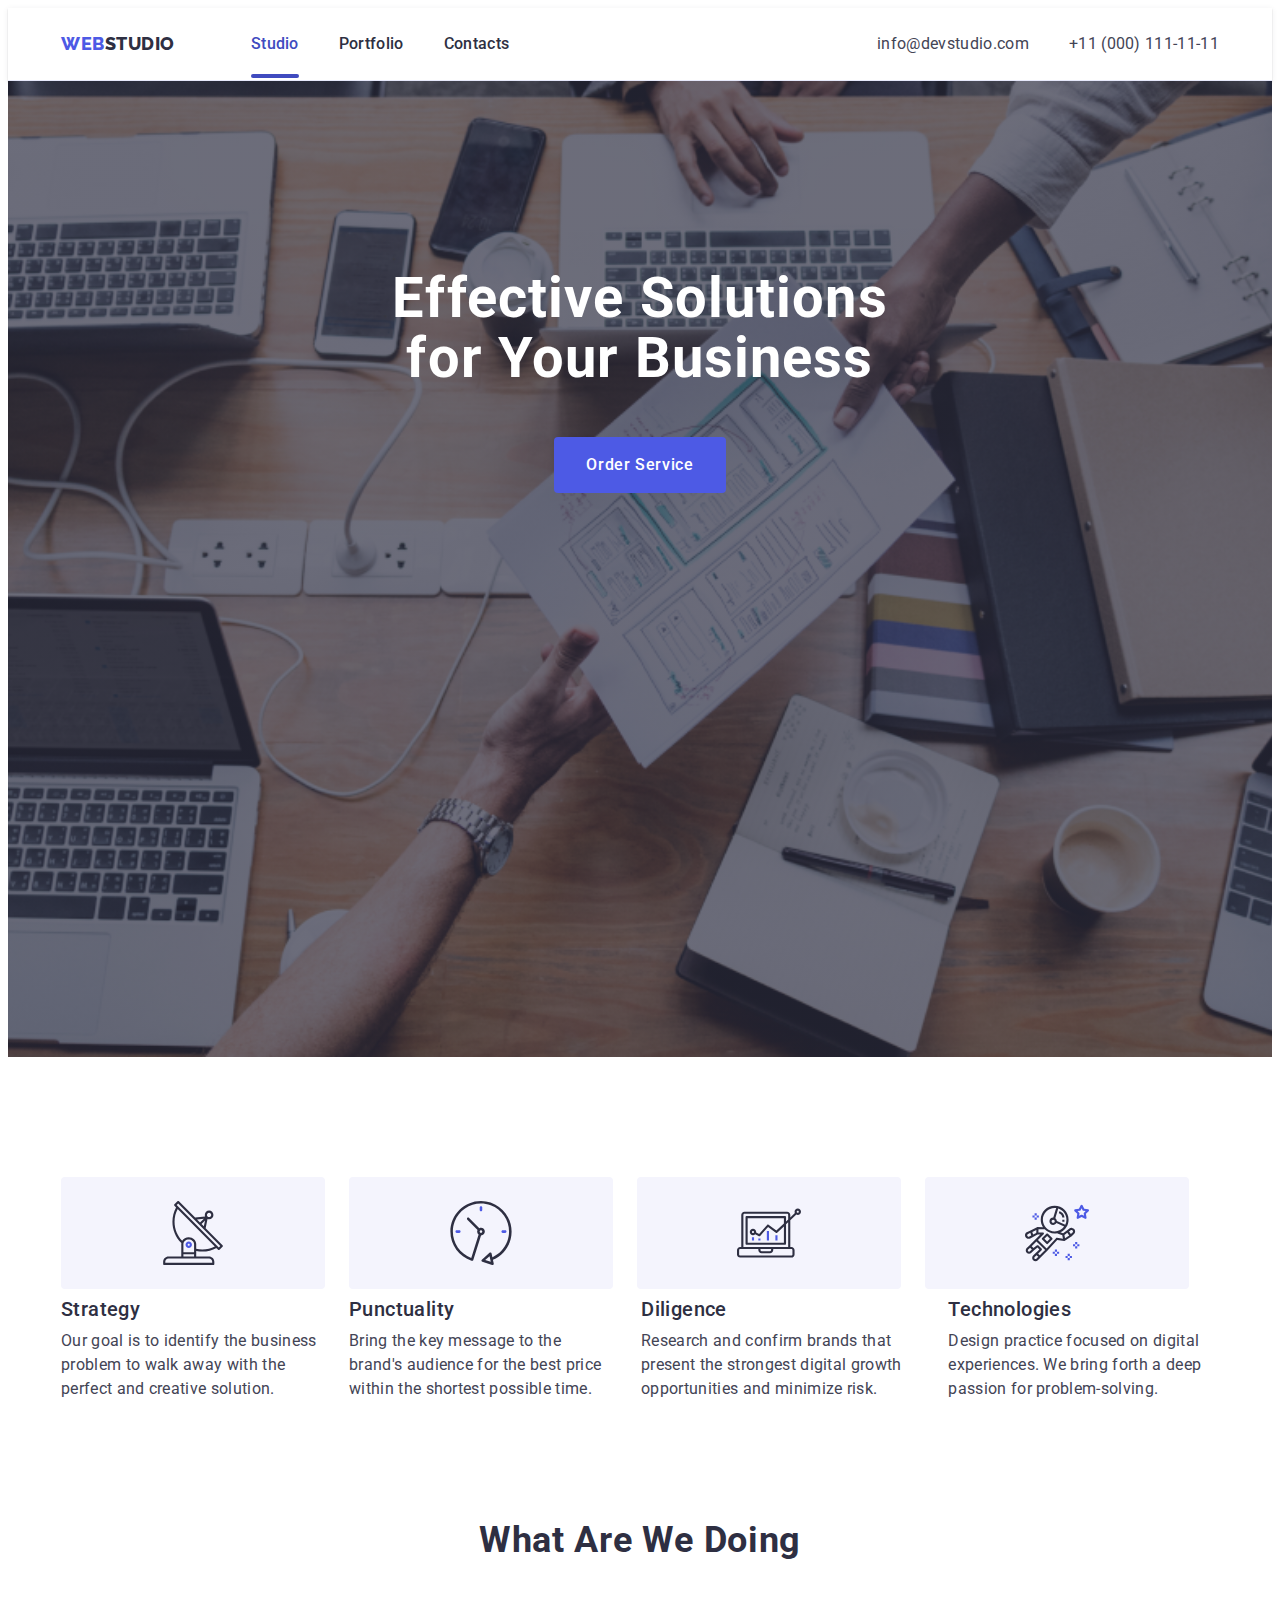
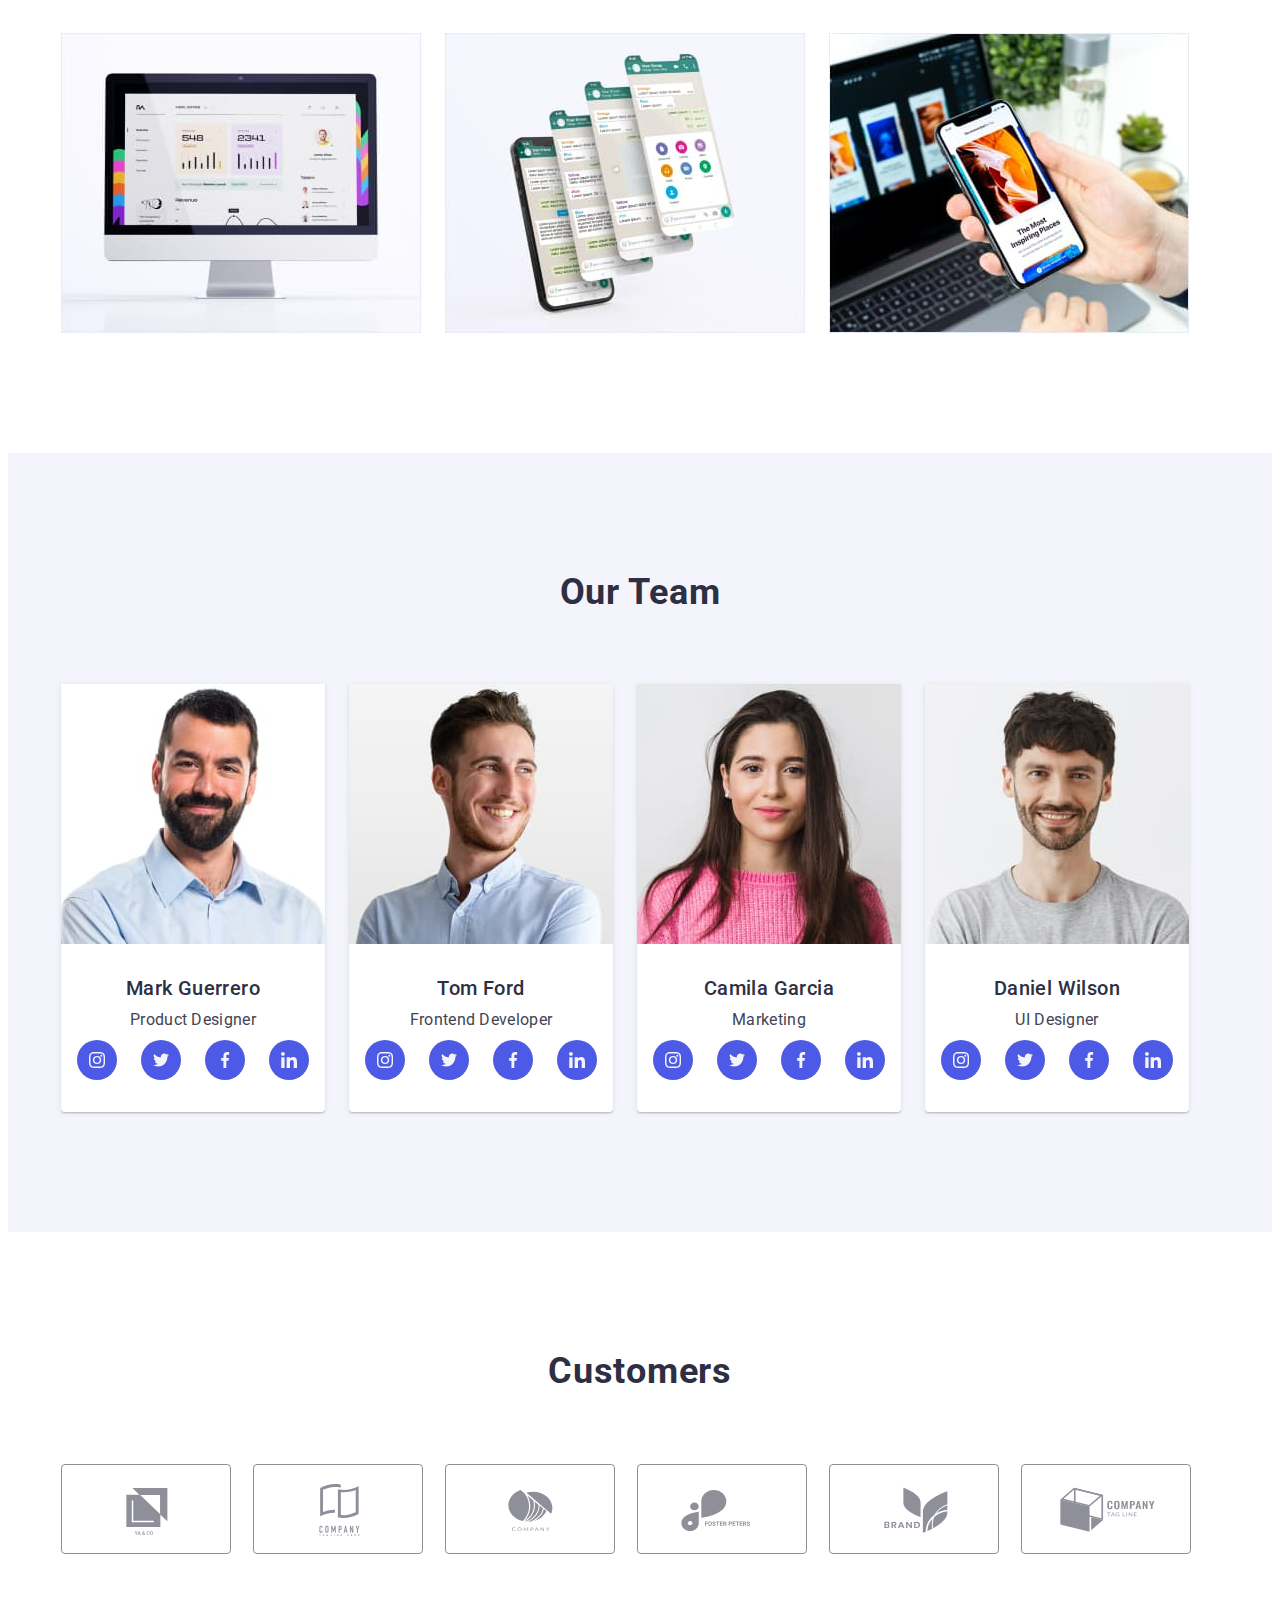
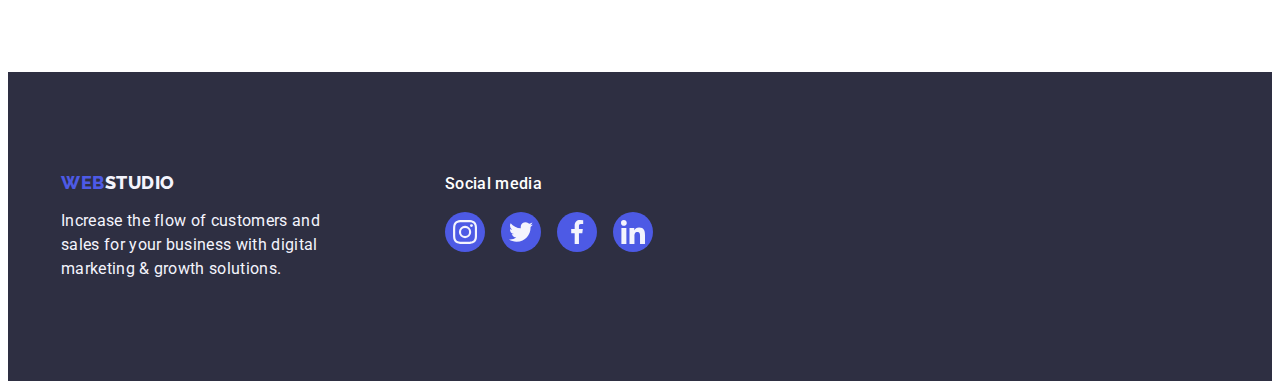
<file: index.html>
<!DOCTYPE html>
<html lang="en">
  <head>
    <meta charset="UTF-8" />
    <meta http-equiv="X-UA-Compatible" content="IE=edge" />
    <meta name="viewport" content="width=device-width, initial-scale=1.0" />
    <title>WebStudio</title>
    <link rel="preconnect" href="https://fonts.googleapis.com" />
    <link rel="preconnect" href="https://fonts.gstatic.com" crossorigin />
    <link
      rel="stylesheet"
      href="https://cdnjs.cloudflare.com/ajax/libs/modern-normalize/1.1.0/modern-normalize.min.css"
      integrity="sha512-wpPYUAdjBVSE4KJnH1VR1HeZfpl1ub8YT/NKx4PuQ5NmX2tKuGu6U/JRp5y+Y8XG2tV+wKQpNHVUX03MfMFn9Q=="
      crossorigin="anonymous"
      referrerpolicy="no-referrer"
    />
    <link
      href="https://fonts.googleapis.com/css2?family=Raleway:wght@800&family=Roboto:wght@400;500;700;900&display=swap"
      rel="stylesheet"
    />
    <link rel="stylesheet" href="./css/styles.css" />
  </head>
  <body>
    <header class="header-box">
      <div class="header-container container">
        <nav class="navigation">
          <a href="./index.html" class="header-logo link"
            >web<span class="span-logo">Studio</span></a
          >
          <ul class="head-list list">
            <li>
              <a class="link-nav link current" href="./index.html">Studio</a>
            </li>
            <li>
              <a class="link-nav link" href="./portfolio.html">Portfolio</a>
            </li>
            <li><a class="link-nav link" href="">Contacts</a></li>
          </ul>
        </nav>
        <address class="address">
          <ul class="address-item list">
            <li>
              <a class="address link" href="mailto:info@devstudio.com"
                >info@devstudio.com</a
              >
            </li>
            <li>
              <a class="address link" href="tel:+110001111111"
                >+11 (000) 111-11-11</a
              >
            </li>
          </ul>
        </address>
      </div>
    </header>
    <main>
      <section class="home-page">
        <div class="container">
          <h1 class="hp-top-text">Effective Solutions for Your Business</h1>
          <button class="hp-button" data-modal-open type="button">
            Order Service
          </button>
        </div>
      </section>
      <section class="sencond-section">
        <div class="container">
          <h2 class="visibility-hidden">achievements</h2>

          <ul class="list list-icon">
            <li class="about-icon">
              <div class="icon-container">
                <svg width="64" height="64">
                  <use href="./images/symbol-defs.svg#icon-img-top-text1"></use>
                </svg>
              </div>
            </li>
            <li class="about-icon">
              <div class="icon-container">
                <svg width="64" height="64">
                  <use href="./images/symbol-defs.svg#icon-img-top-text2"></use>
                </svg>
              </div>
            </li>
            <li class="about-icon">
              <div class="icon-container">
                <svg width="64" height="64">
                  <use href="./images/symbol-defs.svg#icon-img-top-text3"></use>
                </svg>
              </div>
            </li>
            <li class="about-icon">
              <div class="icon-container">
                <svg width="64" height="64">
                  <use href="./images/symbol-defs.svg#icon-img-top-text4"></use>
                </svg>
              </div>
            </li>
          </ul>

          <ul class="team-info list">
            <li class="test">
              <h3 class="about-top-text">Strategy</h3>
              <p class="about-low-text">
                Our goal is to identify the business problem to walk away with
                the perfect and creative solution.
              </p>
            </li>
            <li class="test">
              <h3 class="about-top-text">Punctuality</h3>
              <p class="about-low-text">
                Bring the key message to the brand's audience for the best price
                within the shortest possible time.
              </p>
            </li>
            <li class="test">
              <h3 class="about-top-text">Diligence</h3>
              <p class="about-low-text">
                Research and confirm brands that present the strongest digital
                growth opportunities and minimize risk.
              </p>
            </li>
            <li class="test">
              <h3 class="about-top-text">Technologies</h3>
              <p class="about-low-text">
                Design practice focused on digital experiences. We bring forth a
                deep passion for problem-solving.
              </p>
            </li>
          </ul>
        </div>
      </section>
      <section class="section-third">
        <div class="container">
          <h2 class="team-text">What are we doing</h2>

          <ul class="team-info list">
            <li class="test">
              <img
                class="img"
                src="./images/gallery1.jpg"
                alt="gallary photo"
                width="360"
                height="300"
              />
            </li>
            <li class="test">
              <img
                class="img"
                src="./images/gallery2.jpg"
                alt="gallary photo"
                width="360"
                height="300"
              />
            </li>
            <li class="test">
              <img
                class="img"
                src="./images/gallery3.jpg"
                alt="gallary photo"
                width="360"
                height="300"
              />
            </li>
          </ul>
        </div>
      </section>
      <section class="team">
        <div class="container">
          <h2 class="team-text">Our Team</h2>

          <ul class="team-info list">
            <li class="team-list">
              <img
                src="./images/teamphoto1.jpg"
                alt="team photo"
                width="264"
                height="260"
              />
              <div class="team-box">
                <h3 class="team-top-text">Mark Guerrero</h3>
                <p class="team-low-text">Product Designer</p>
                <ul class="team-soc-list list">
                  <li class="team-soc-item">
                    <a class="team-soc-link" href>
                      <svg class="team-soc-icon" width="16" height="16">
                        <use href="./images/icons.svg#icon-instagram"></use>
                      </svg>
                    </a>
                  </li>
                  <li class="team-soc-item">
                    <a class="team-soc-link" href="">
                      <svg class="team-soc-icon" width="16" height="16">
                        <use href="./images/icons.svg#icon-twitter"></use>
                      </svg>
                    </a>
                  </li>
                  <li class="team-soc-item">
                    <a class="team-soc-link" href="">
                      <svg class="team-soc-icon" width="16" height="16">
                        <use href="./images/icons.svg#icon-facebook"></use>
                      </svg>
                    </a>
                  </li>
                  <li class="team-soc-item">
                    <a class="team-soc-link" href="">
                      <svg class="team-soc-icon" width="16" height="16">
                        <use href="./images/icons.svg#icon-linkedin"></use>
                      </svg>
                    </a>
                  </li>
                </ul>
              </div>
            </li>
            <li class="team-list">
              <img
                src="./images/teamphoto2.jpg"
                alt="team photo"
                width="264"
                height="260"
              />
              <div class="team-box">
                <h3 class="team-top-text">Tom Ford</h3>
                <p class="team-low-text">Frontend Developer</p>
                <ul class="team-soc-list list">
                  <li class="team-soc-item">
                    <a class="team-soc-link" href>
                      <svg class="team-soc-icon" width="16" height="16">
                        <use href="./images/icons.svg#icon-instagram"></use>
                      </svg>
                    </a>
                  </li>
                  <li class="team-soc-item">
                    <a class="team-soc-link" href="">
                      <svg class="team-soc-icon" width="16" height="16">
                        <use href="./images/icons.svg#icon-twitter"></use>
                      </svg>
                    </a>
                  </li>
                  <li class="team-soc-item">
                    <a class="team-soc-link" href="">
                      <svg class="team-soc-icon" width="16" height="16">
                        <use href="./images/icons.svg#icon-facebook"></use>
                      </svg>
                    </a>
                  </li>
                  <li class="team-soc-item">
                    <a class="team-soc-link" href="">
                      <svg class="team-soc-icon" width="16" height="16">
                        <use href="./images/icons.svg#icon-linkedin"></use>
                      </svg>
                    </a>
                  </li>
                </ul>
              </div>
            </li>
            <li class="team-list">
              <img
                src="./images/teamphoto3.jpg"
                alt="team photo"
                width="264"
                height="260"
              />
              <div class="team-box">
                <h3 class="team-top-text">Camila Garcia</h3>
                <p class="team-low-text">Marketing</p>
                <ul class="team-soc-list list">
                  <li class="team-soc-item">
                    <a class="team-soc-link" href>
                      <svg class="team-soc-icon" width="16" height="16">
                        <use href="./images/icons.svg#icon-instagram"></use>
                      </svg>
                    </a>
                  </li>
                  <li class="team-soc-item">
                    <a class="team-soc-link" href="">
                      <svg class="team-soc-icon" width="16" height="16">
                        <use href="./images/icons.svg#icon-twitter"></use>
                      </svg>
                    </a>
                  </li>
                  <li class="team-soc-item">
                    <a class="team-soc-link" href="">
                      <svg class="team-soc-icon" width="16" height="16">
                        <use href="./images/icons.svg#icon-facebook"></use>
                      </svg>
                    </a>
                  </li>
                  <li class="team-soc-item">
                    <a class="team-soc-link" href="">
                      <svg class="team-soc-icon" width="16" height="16">
                        <use href="./images/icons.svg#icon-linkedin"></use>
                      </svg>
                    </a>
                  </li>
                </ul>
              </div>
            </li>
            <li class="team-list">
              <img
                src="./images/teamphoto4.jpg"
                alt="team photo"
                width="264"
                height="260"
              />
              <div class="team-box">
                <h3 class="team-top-text">Daniel Wilson</h3>
                <p class="team-low-text">UI Designer</p>
                <ul class="team-soc-list list">
                  <li class="team-soc-item">
                    <a class="team-soc-link" href>
                      <svg class="team-soc-icon" width="16" height="16">
                        <use href="./images/icons.svg#icon-instagram"></use>
                      </svg>
                    </a>
                  </li>
                  <li class="team-soc-item">
                    <a class="team-soc-link" href="">
                      <svg class="team-soc-icon" width="16" height="16">
                        <use href="./images/icons.svg#icon-twitter"></use>
                      </svg>
                    </a>
                  </li>
                  <li class="team-soc-item">
                    <a class="team-soc-link" href="">
                      <svg class="team-soc-icon" width="16" height="16">
                        <use href="./images/icons.svg#icon-facebook"></use>
                      </svg>
                    </a>
                  </li>
                  <li class="team-soc-item">
                    <a class="team-soc-link" href="">
                      <svg class="team-soc-icon" width="16" height="16">
                        <use href="./images/icons.svg#icon-linkedin"></use>
                      </svg>
                    </a>
                  </li>
                </ul>
              </div>
            </li>
          </ul>
        </div>
      </section>
      <section class="customers">
        <div class="container">
          <h2 class="team-text">Customers</h2>
          <ul class="customers-list list">
            <li class="customers-item">
              <a href="" class="customers-link">
                <svg class="svg" width="104" height="56">
                  <use href="./images/symbol-сustomers.svg#icon-ustomers"></use>
                </svg>
              </a>
            </li>
            <li class="customers-item">
              <a href="" class="customers-link">
                <svg class="svg" width="104" height="56">
                  <use
                    href="./images/symbol-сustomers.svg#icon-ustomers1"
                  ></use>
                </svg>
              </a>
            </li>
            <li class="customers-item">
              <a href="" class="customers-link">
                <svg class="svg" width="104" height="56">
                  <use
                    href="./images/symbol-сustomers.svg#icon-ustomers2"
                  ></use>
                </svg>
              </a>
            </li>
            <li class="customers-item">
              <a href="" class="customers-link">
                <svg class="svg" width="104" height="56">
                  <use
                    href="./images/symbol-сustomers.svg#icon-ustomers3"
                  ></use>
                </svg>
              </a>
            </li>
            <li class="customers-item">
              <a href="" class="customers-link">
                <svg class="svg" width="104" height="56">
                  <use
                    href="./images/symbol-сustomers.svg#icon-ustomers4"
                  ></use>
                </svg>
              </a>
            </li>
            <li class="customers-item">
              <a href="" class="customers-link">
                <svg class="svg" width="104" height="56">
                  <use
                    href="./images/symbol-сustomers.svg#icon-ustomers5"
                  ></use>
                </svg>
              </a>
            </li>
          </ul>
        </div>
      </section>
    </main>
    <footer class="footer">
      <div class="container footer-container">
        <div class="footer-logo-div">
          <a href="./index.html" class="footer-logo link"
            >web<span class="span-logo-footer">Studio</span></a
          >

          <p class="footer-text">
            Increase the flow of customers and sales for your business with
            digital marketing & growth solutions.
          </p>
        </div>

        <div class="footer-soc-media">
          <p class="soc-text-footer">Social media</p>
          <ul class="footer-soc-list list">
            <li class="team-soc-item">
              <a class="footer-soc-link" href>
                <svg class="team-soc-icon" width="24" height="24">
                  <use href="./images/icons.svg#icon-instagram"></use>
                </svg>
              </a>
            </li>
            <li class="team-soc-item">
              <a class="footer-soc-link" href="">
                <svg class="team-soc-icon" width="24" height="24">
                  <use href="./images/icons.svg#icon-twitter"></use>
                </svg>
              </a>
            </li>
            <li class="team-soc-item">
              <a class="footer-soc-link" href="">
                <svg class="team-soc-icon" width="24" height="24">
                  <use href="./images/icons.svg#icon-facebook"></use>
                </svg>
              </a>
            </li>
            <li class="team-soc-item">
              <a class="footer-soc-link" href="">
                <svg class="team-soc-icon" width="24" height="24">
                  <use href="./images/icons.svg#icon-linkedin"></use>
                </svg>
              </a>
            </li>
          </ul>
        </div>
      </div>
    </footer>
    <div class="backdrop is-hidden" data-modal>
      <div class="modal">
        <button class="modal-close-btn" data-modal-close type="button">
          <svg class="svg-cloce-modal" width="8" height="8">
            <use href="./images/close-btn.svg#icon-close-btn"></use>
          </svg>
        </button>
      </div>
    </div>
    <script src="./js/modal.js"></script>
  </body>
</html>
</file>
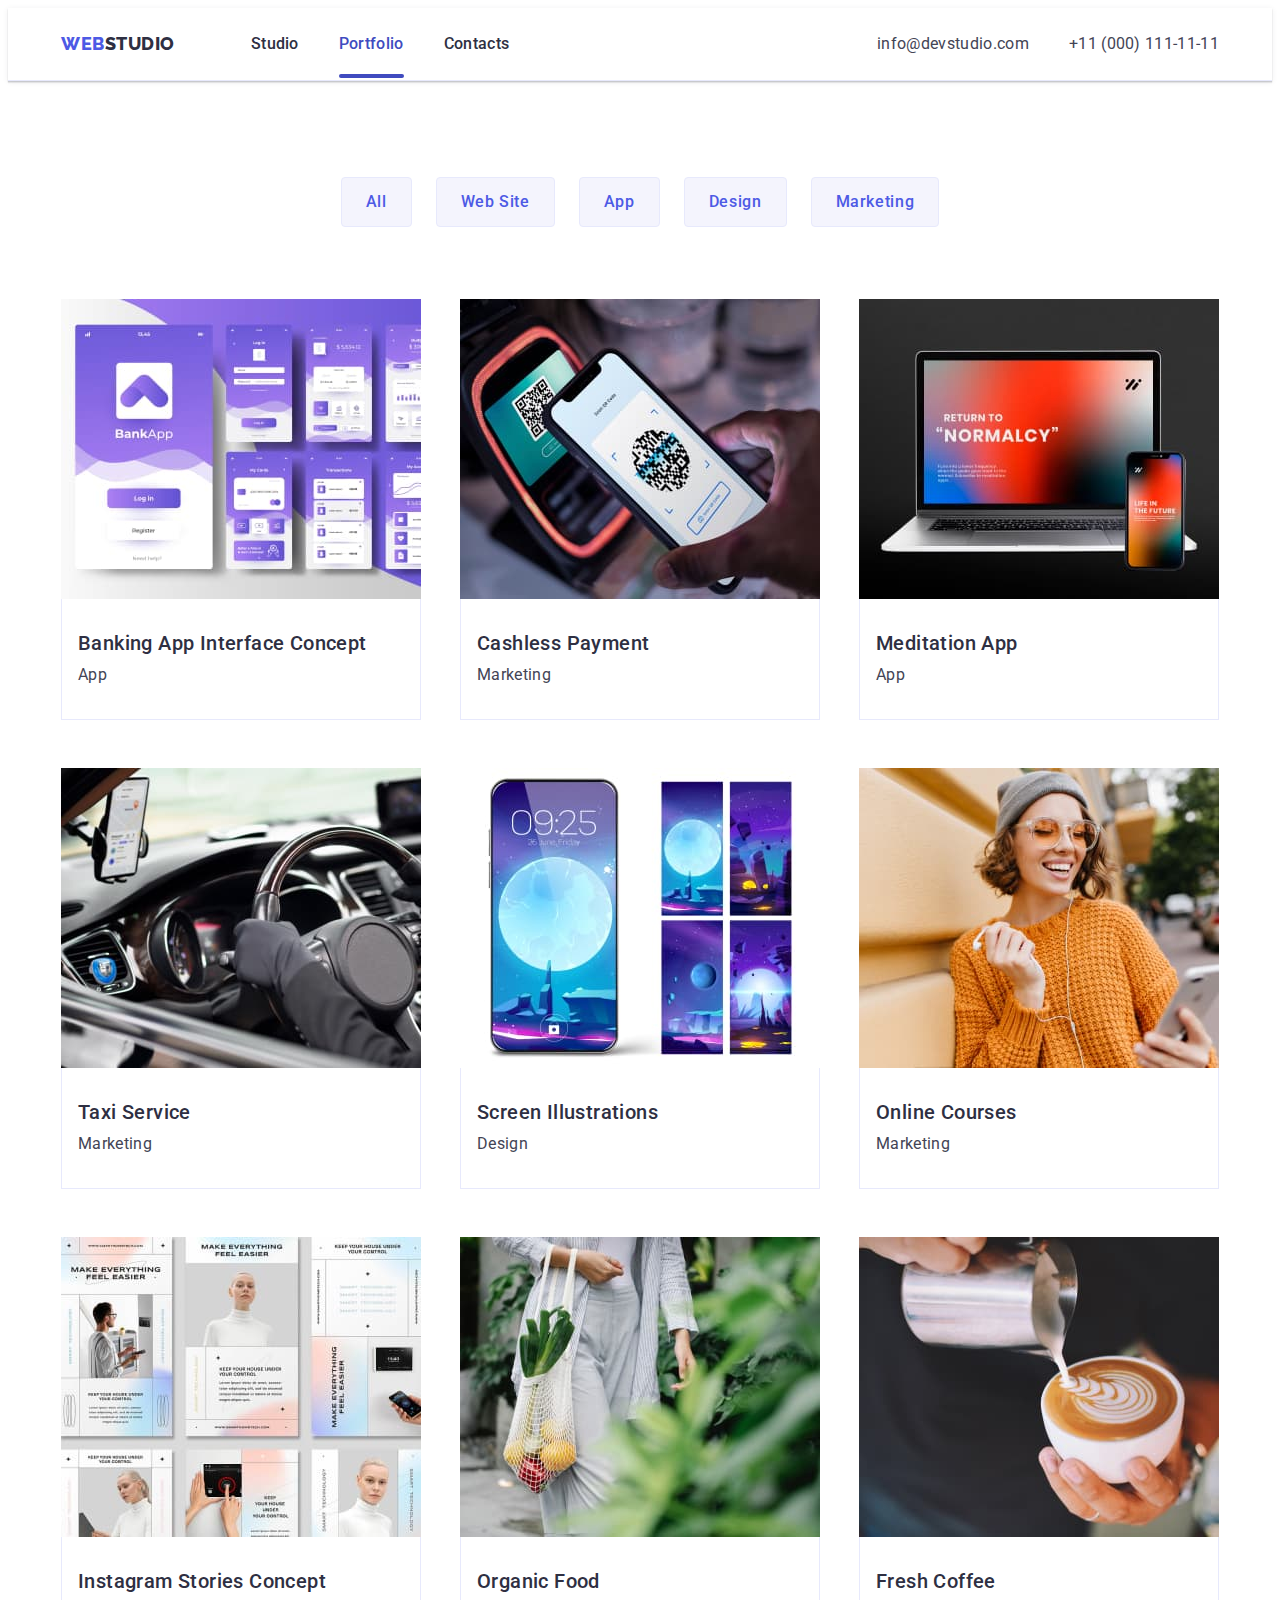
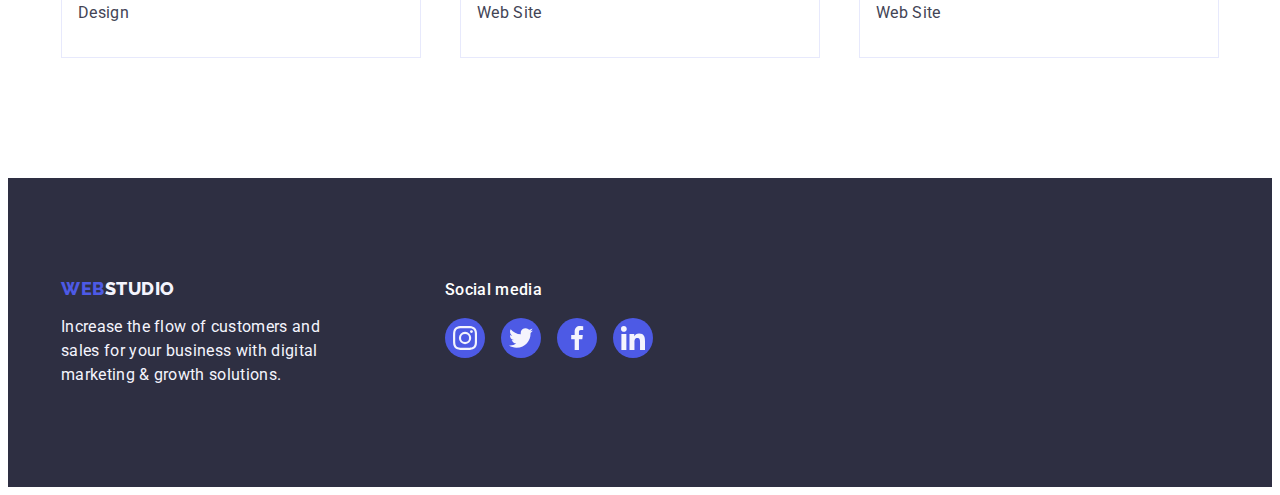
<file: portfolio.html>
<!DOCTYPE html>
<html lang="en">
  <head>
    <meta charset="UTF-8" />
    <meta http-equiv="X-UA-Compatible" content="IE=edge" />
    <meta name="viewport" content="width=device-width, initial-scale=1.0" />
    <title>Portfolio</title>
    <link rel="preconnect" href="https://fonts.googleapis.com" />
    <link rel="preconnect" href="https://fonts.gstatic.com" crossorigin />
    <link
      rel="stylesheet"
      href="https://cdnjs.cloudflare.com/ajax/libs/modern-normalize/1.1.0/modern-normalize.min.css"
      integrity="sha512-wpPYUAdjBVSE4KJnH1VR1HeZfpl1ub8YT/NKx4PuQ5NmX2tKuGu6U/JRp5y+Y8XG2tV+wKQpNHVUX03MfMFn9Q=="
      crossorigin="anonymous"
      referrerpolicy="no-referrer"
    />
    <link
      href="https://fonts.googleapis.com/css2?family=Raleway:wght@800&family=Roboto:wght@400;500;700;900&display=swap"
      rel="stylesheet"
    />
    <link rel="stylesheet" href="./css/styles.css" />
  </head>

  <body>
    <header class="header-box">
      <div class="header-container container">
        <nav class="navigation">
          <a href="./index.html" class="header-logo link"
            >web<span class="span-logo">Studio</span></a
          >
          <ul class="head-list list">
            <li><a class="link-nav link" href="./index.html">Studio</a></li>
            <li>
              <a class="link-nav link current" href="./portfolio.html"
                >Portfolio</a
              >
            </li>
            <li><a class="link-nav link" href="">Contacts</a></li>
          </ul>
        </nav>
        <address class="address">
          <ul class="address-item list">
            <li>
              <a class="address link" href="mailto:info@devstudio.com"
                >info@devstudio.com</a
              >
            </li>
            <li>
              <a class="address link" href="tel:+110001111111"
                >+11 (000) 111-11-11</a
              >
            </li>
          </ul>
        </address>
      </div>
    </header>
    <main>
      <section class="button-section">
        <div class="container">
          <h1 hidden>achievements</h1>
          <ul class="button-list list">
            <li><button class="header-btn" type="button">All</button></li>
            <li><button class="header-btn" type="button">Web Site</button></li>
            <li><button class="header-btn" type="button">App</button></li>
            <li><button class="header-btn" type="button">Design</button></li>
            <li><button class="header-btn" type="button">Marketing</button></li>
          </ul>

          <ul class="gallary list">
            <li class="test">
              <a class="link link-p" href="">
                <div class="portfolio-container">
                  <img
                    src="./images/portfolio-img1.jpg"
                    alt="portfolio-img"
                    width="360"
                    height="300"
                  />
                  <p class="portfolio-secend-test">
                    14 Stylish and User-Friendly App Design Concepts · Task
                    Manager App · Calorie Tracker App · Exotic Fruit Ecommerce
                    App · Cloud Storage App
                  </p>
                </div>
                <div class="gallary-item">
                  <h2 class="portfolio-text">Banking App Interface Concept</h2>
                  <p class="lower-text">App</p>
                </div>
              </a>
            </li>
            <li class="test">
              <a class="link link-p" href="">
               <div class="portfolio-container">
                 <img
                   src="./images/portfolio-img2.jpg"
                   alt="portfolio-img"
                   width="360"
                   height="300"
                 />
                 <p class="portfolio-secend-test">
                   14 Stylish and User-Friendly App Design Concepts · Task
                   Manager App · Calorie Tracker App · Exotic Fruit Ecommerce
                   App · Cloud Storage App
                 </p>
               </div>
                <div class="gallary-item">
                  <h2 class="portfolio-text">Cashless Payment</h2>
                  <p class="lower-text">Marketing</p>
                </div>
              </a>
            </li>
            <li class="test">
              <a class="link link-p" href="">
               <div class="portfolio-container">
                 <img
                   src="./images/portfolio-img3.jpg"
                   alt="portfolio-img"
                   width="360"
                   height="300"
                 />
                 <p class="portfolio-secend-test">
                   14 Stylish and User-Friendly App Design Concepts · Task
                   Manager App · Calorie Tracker App · Exotic Fruit Ecommerce
                   App · Cloud Storage App
                 </p>
               </div>
                <div class="gallary-item">
                  <h2 class="portfolio-text">Meditation App</h2>
                  <p class="lower-text">App</p>
                </div>
              </a>
            </li>
            <li class="test">
              <a class="link link-p" href="">
               <div class="portfolio-container">
                 <img
                   src="./images/portfolio-img4.jpg"
                   alt="portfolio-img"
                   width="360"
                   height="300"
                 />
                 <p class="portfolio-secend-test">
                   14 Stylish and User-Friendly App Design Concepts · Task
                   Manager App · Calorie Tracker App · Exotic Fruit Ecommerce
                   App · Cloud Storage App
                 </p>
               </div>
                <div class="gallary-item">
                  <h2 class="portfolio-text">Taxi Service</h2>
                  <p class="lower-text">Marketing</p>
                </div>
              </a>
            </li>
            <li class="test">
              <a class="link link-p" href="">
                <div class="portfolio-container">
                  <img
                    src="./images/portfolio-img5.jpg"
                    alt="portfolio-img"
                    width="360"
                    height="300"
                  />
                  <p class="portfolio-secend-test">
                    14 Stylish and User-Friendly App Design Concepts · Task
                    Manager App · Calorie Tracker App · Exotic Fruit Ecommerce
                    App · Cloud Storage App
                  </p>
                </div>
                <div class="gallary-item">
                  <h2 class="portfolio-text">Screen Illustrations</h2>
                  <p class="lower-text">Design</p>
                </div>
              </a>
            </li>
            <li class="test">
              <a class="link link-p" href="">
               <div class="portfolio-container">
                 <img
                   src="./images/portfolio-img6.jpg"
                   alt="portfolio-img"
                   width="360"
                   height="300"
                 />
                 <p class="portfolio-secend-test">
                   14 Stylish and User-Friendly App Design Concepts · Task
                   Manager App · Calorie Tracker App · Exotic Fruit Ecommerce
                   App · Cloud Storage App
                 </p>
               </div>
                <div class="gallary-item">
                  <h2 class="portfolio-text">Online Courses</h2>
                  <p class="lower-text">Marketing</p>
                </div>
              </a>
            </li>
            <li class="test">
              <a class="link link-p" href="">
               <div class="portfolio-container">
                 <img
                   src="./images/portfolio-img7.jpg"
                   alt="portfolio-img"
                   width="360"
                   height="300"
                 />
                 <p class="portfolio-secend-test">
                   14 Stylish and User-Friendly App Design Concepts · Task
                   Manager App · Calorie Tracker App · Exotic Fruit Ecommerce
                   App · Cloud Storage App
                 </p>
               </div>
                <div class="gallary-item">
                  <h2 class="portfolio-text">Instagram Stories Concept</h2>
                  <p class="lower-text">Design</p>
                </div>
              </a>
            </li>
            <li class="test">
              <a class="link link-p" href="">
                <div class="portfolio-container">
                  <img
                    src="./images/portfolio-img8.jpg"
                    alt="portfolio-img"
                    width="360"
                    height="300"
                  />
                  <p class="portfolio-secend-test">
                    14 Stylish and User-Friendly App Design Concepts · Task
                    Manager App · Calorie Tracker App · Exotic Fruit Ecommerce
                    App · Cloud Storage App
                  </p>
                </div>
                <div class="gallary-item">
                  <h2 class="portfolio-text">Organic Food</h2>
                  <p class="lower-text">Web Site</p>
                </div>
              </a>
            </li>
            <li class="test">
              <a class="link link-p" href="">
                <div class="portfolio-container">
                  <img
                    src="./images/portfolio-img9.jpg"
                    alt="portfolio-img"
                    width="360"
                    height="300"
                  />
                  <p class="portfolio-secend-test">
                    14 Stylish and User-Friendly App Design Concepts · Task
                    Manager App · Calorie Tracker App · Exotic Fruit Ecommerce
                    App · Cloud Storage App
                  </p>
                </div>
                <div class="gallary-item">
                  <h2 class="portfolio-text">Fresh Coffee</h2>
                  <p class="lower-text">Web Site</p>
                </div>
              </a>
            </li>
          </ul>
        </div>
      </section>
    </main>

    <footer class="footer">
      <div class="container footer-container">
        <div class="footer-logo-div">
          <a href="./index.html" class="footer-logo link"
            >web<span class="span-logo-footer">Studio</span></a
          >

          <p class="footer-text">
            Increase the flow of customers and sales for your business with
            digital marketing & growth solutions.
          </p>
        </div>

        <div class="footer-soc-media">
          <p class="soc-text-footer">Social media</p>
          <ul class="footer-soc-list list">
            <li class="team-soc-item">
              <a class="footer-soc-link" href>
                <svg class="team-soc-icon" width="24" height="24">
                  <use href="./images/icons.svg#icon-instagram"></use>
                </svg>
              </a>
            </li>
            <li class="team-soc-item">
              <a class="footer-soc-link" href="">
                <svg class="team-soc-icon" width="24" height="24">
                  <use href="./images/icons.svg#icon-twitter"></use>
                </svg>
              </a>
            </li>
            <li class="team-soc-item">
              <a class="footer-soc-link" href="">
                <svg class="team-soc-icon" width="24" height="24">
                  <use href="./images/icons.svg#icon-facebook"></use>
                </svg>
              </a>
            </li>
            <li class="team-soc-item">
              <a class="footer-soc-link" href="">
                <svg class="team-soc-icon" width="24" height="24">
                  <use href="./images/icons.svg#icon-linkedin"></use>
                </svg>
              </a>
            </li>
          </ul>
        </div>
      </div>
    </footer>
  </body>
</html>
</file>
<file: css/styles.css>
:root {
  --bg-gradient: linear-gradient(rgba(46, 47, 66, 0.7), rgba(46, 47, 66, 0.7));
  --body-background-color: #ffffff;
  --logo-color: #4d5ae5;
  --span-logo-color: #2e2f42;
  --nav-link-color: #2e2f42;
  --second-link-color: #404bbf;
  --address-color: #434455;
  --second-address-color: #404bbf;
  --porfolio-btn-bgc: #f4f4fd;
  --bgcolor-home-page: #2e2f42;
  --btncolor-home-page: #404bbf;
  --about-top-text-color: #2e2f42;
  --h2-text-color: #2e2f42;
  --portfolio-btn-color: #4d5ae5;
  --custumers-color: #8e8f99;
}

img {
  display: block;
  max-width: 100%;
  height: auto;
}

p,
h1,
h2,
h3,
h4,
h5,
h6 {
  margin: 0;
}

ul,
ol {
  list-style: none;
  margin: 0;
  padding-left: 0;
}

button {
  cursor: pointer;
  border: none;
  border-radius: 4px;
}

body {
  font-family: "Roboto", sans-serif;
  color: #434455;
  background-color: var(--body-background-color);
}

.list {
  list-style: none;
}

.link {
  text-decoration: none;
}

.container {
  width: 1158px;
  padding: 0 15px;
  margin: auto;

  /* outline: 2px solid red; */
}

/**=================HEDAR=================*/
.header-box {
  border-bottom: 1px solid #e7e9fc;
  box-shadow: 0px 2px 1px rgba(46, 47, 66, 0.08),
    0px 1px 1px rgba(46, 47, 66, 0.16), 0px 1px 6px rgba(46, 47, 66, 0.08);
}

.header-container {
  display: flex;
}

.head-list {
  display: flex;
  gap: 40px;
}

.navigation {
  display: flex;
  margin-right: auto;
  align-items: center;
}

.header-logo {
  font-family: "Raleway", sans-serif;
  font-weight: 800;
  font-size: 18px;
  line-height: 1.17;
  letter-spacing: 0.03em;
  text-transform: uppercase;
  color: var(--logo-color);
  margin-right: 76px;
}

.span-logo {
  color: var(--span-logo-color);
}

.link-nav {
  font-weight: 500;
  padding: 24px 0;
  line-height: 1.5;
  letter-spacing: 0.02em;
  color: var(--nav-link-color);
}

.link-nav:is(:hover, :focus) {
  color: var(--second-link-color);
}

.current {
  position: relative;
  color: #404bbf;
  transition: color 250ms cubic-bezier(0.4, 0, 0.2, 1);
}

.current::after {
  content: "";
  position: absolute;
  left: 0;
  bottom: -1px;
  height: 4px;
  background-color: #404bbf;
  border-radius: 2px;
  width: 100%;
}

.address {
  font-style: normal;
  font-weight: 400;
  font-size: 16px;
  line-height: 1.5;
  letter-spacing: 0.02em;
  color: var(--address-color);
  padding: 24px 0;
  transition: color 250ms cubic-bezier(0.4, 0, 0.2, 1);
}
.address:is(:hover, :focus) {
  color: var(--second-address-color);
}

.address-item {
  display: flex;
  gap: 40px;
}

/**=================HomePage=================*/
.home-page {
  background-color: var(--bgcolor-home-page);
  background-image: var(--bg-gradient), url(../images/bg-img.jpg);
  background-repeat: no-repeat;
  background-position: center;
  background-size: cover;
  flex-grow: 1;
  text-align: center;
  padding: 188px 0;
  margin: 0 auto;
  max-width: 1440px;
  height: 600px;
}

.sencond-section {
  padding: 120px 0;
}

.section-third {
  padding-bottom: 120px;
}

.team {
  background-color: #f4f4fd;
  padding: 120px 0;
}

.hp-top-text {
  font-size: 56px;
  line-height: 1.07;
  letter-spacing: 0.02em;
  color: #ffffff;
  width: 496px;
  margin-left: auto;
  margin-right: auto;
  margin-bottom: 48px;
  max-width: 496px;
}

.hp-button {
  background-color: #4d5ae5;
  font-family: inherit;
  font-weight: 500;
  font-size: 16px;
  line-height: 1.5;
  letter-spacing: 0.04em;
  color: #ffffff;
  padding: 16px 32px;
  min-width: 169px;
  display: block;
  margin: 0 auto;
  transition: background-color 250ms cubic-bezier(0.4, 0, 0.2, 1);
}

.hp-button:is(:hover, :focus) {
  background-color: var(--btncolor-home-page);
}

.icon-container {
  display: flex;
  align-items: center;
  justify-content: center;
  height: 112px;
  width: 264px;
  background-color: #f4f4fd;
  border-radius: 4px;
  margin-bottom: 8px;
}

.list-icon {
  display: flex;
  gap: 24px;
}

.about-top-text {
  font-weight: 500;
  font-size: 20px;
  line-height: 1.2;
  letter-spacing: 0.02em;
  color: var(--about-top-text-color);
  margin-bottom: 8px;
}

.about-low-text {
  font-weight: 400;
  font-size: 16px;
  line-height: 1.5;
  letter-spacing: 0.02em;
  min-width: 264px;
}

.team-text {
  font-size: 36px;
  line-height: 1.1;
  letter-spacing: 0.02em;
  text-transform: capitalize;
  text-align: center;
  color: var(--h2-text-color);
  margin-bottom: 72px;
}

.visibility-hidden {
  position: absolute;
  width: 1px;
  height: 1px;
  margin: -1px;
  border: 0;
  padding: 0;

  white-space: nowrap;
  clip-path: inset(100%);
  clip: rect(0 0 0 0);
  overflow: hidden;
}

.team-list {
  background-color: #ffffff;
  border-radius: 0px 0px 4px 4px;
  box-shadow: 0px 1px 6px rgba(46, 47, 66, 0.08),
    0px 1px 1px rgba(46, 47, 66, 0.16), 0px 2px 1px rgba(46, 47, 66, 0.08);
}

.team-info {
  display: flex;
  gap: 24px;
}

.team-box {
  box-sizing: border-box;
  padding: 32px 0px;
}

.team-top-text {
  font-weight: 500;
  font-size: 20px;
  line-height: 1.2;
  letter-spacing: 0.02em;
  color: var(--about-top-text-color);
  margin-bottom: 8px;
  text-align: center;
}

.team-low-text {
  font-weight: 400;
  font-size: 16px;
  line-height: 1.5;
  letter-spacing: 0.02em;
  text-align: center;
  margin-bottom: 8px;
}

.team-soc-list {
  display: flex;
  justify-content: center;
  gap: 24px;
}
.team-soc-item {
  width: 40px;
  height: 40px;
}
.team-soc-link {
  width: 100%;
  height: 100%;
  border-radius: 50%;
  background-color: #4d5ae5;
  display: flex;
  align-items: center;
  justify-content: center;
  fill: #f4f4fd;
  transition: background-color 250ms cubic-bezier(0.4, 0, 0.2, 1);
}

.team-soc-link:is(:hover, :focus) {
  background-color: #404bbf;
  fill: #f4f4fd;
}

.team-soc-icon {
}

.test {
}
/**===============PORTFOLIO==========*/
.button-section {
  padding-top: 96px;
  padding-bottom: 120px;
}

.button-list {
  display: flex;
  justify-content: center;
  gap: 24px;
  margin-bottom: 72px;
}

.gallary {
  display: flex;
  flex-wrap: wrap;
  justify-content: space-between;
  gap: 48px 24px;
}

.gallary-item {
  box-sizing: border-box;
  padding: 32px 16px;
  border: 1px solid #e7e9fc;
  border-top: none;
}

.header-btn {
  font-family: "Roboto", sans-serif;
  font-style: normal;
  font-weight: 500;
  font-size: 16px;
  line-height: 1.5;
  letter-spacing: 0.04em;
  color: var(--portfolio-btn-color);
  background-color: var(--porfolio-btn-bgc);
  border: 1px solid #e7e9fc;
  padding: 12px 24px;
  transition: color 250ms cubic-bezier(0.4, 0, 0.2, 1),
    background-color 250ms cubic-bezier(0.4, 0, 0.2, 1),
    border-color 250ms cubic-bezier(0.4, 0, 0.2, 1),
    box-shadow 250ms cubic-bezier(0.4, 0, 0.2, 1);
}

.header-btn:is(:hover, :focus) {
  background-color: #404bbf;
  color: #ffffff;
  border: 1px solid transparent;
  box-shadow: 0px 3px 1px rgba(0, 0, 0, 0.1), 0px 2px 1px rgba(0, 0, 0, 0.08),
    0px 2px 2px rgba(0, 0, 0, 0.12);
}

.link-p {
  display: block;
  transition: box-shadow 250ms cubic-bezier(0.4, 0, 0.2, 1);
}

.link-p:is(:hover, :focus) {
  box-shadow: 0px 1px 6px rgba(46, 47, 66, 0.08),
    0px 1px 1px rgba(46, 47, 66, 0.16), 0px 2px 1px rgba(46, 47, 66, 0.08);
}

.link-p:is(:hover, :focus) .portfolio-secend-test {
  transform: translateY(0%);
}

.portfolio-text {
  font-weight: 500;
  font-size: 20px;
  line-height: 1.2;
  letter-spacing: 0.02em;
  color: var(--h2-text-color);
  margin-bottom: 8px;
}

.lower-text {
  font-weight: 400;
  font-size: 16px;
  line-height: 1.5;
  letter-spacing: 0.02em;
  color: #434455;
}

.portfolio-container {
  position: relative;
  overflow: hidden;
}

.portfolio-secend-test {
  position: absolute;
  top: 0;
  font-size: 16px;
  line-height: 1.5;
  letter-spacing: 0.02em;
  color: var(--porfolio-btn-bgc);
  padding: 40px 32px;
  background-color: #4d5ae5;
  height: 100%;
  width: 100%;
  transform: translateY(100%);
  transition: transform 250ms cubic-bezier(0.4, 0, 0.2, 1);
}

/* .portfolio-secend-test:is(:hover, :focus) {
  transform: translateY(0%);
} */

/**=================customers=================*/

.customers {
  padding: 120px 0;
}
.customers-list {
  display: flex;
  gap: 24px;
}
.customers-item {
  width: 168px;
  height: 88px;
}

.customers-link {
  width: 100%;
  height: 100%;
  border: 1px solid #8e8f99;
  border-radius: 4px;
  display: flex;
  align-items: center;
  justify-content: center;
  color: var(--custumers-color);
  transition: border-color 250ms cubic-bezier(0.4, 0, 0.2, 1),
    color 250ms cubic-bezier(0.4, 0, 0.2, 1);
}

.customers-link:is(:hover, :focus) {
  border-color: #404bbf;
  color: #404bbf;
}

.svg {
  fill: currentColor;
}

/**=================FOOTER=================*/

.footer-logo {
  font-family: "Raleway", sans-serif;
  font-weight: 800;
  font-size: 18px;
  line-height: 1.17;
  letter-spacing: 0.03em;
  text-transform: uppercase;
  color: var(--logo-color);
  display: inline-block;
  margin-bottom: 16px;
}

.footer-logo-div {
  margin-right: 120px;
}

.span-logo-footer {
  color: #f4f4fd;
}

.footer {
  background-color: #2e2f42;
  padding: 100px 0;
}

.footer-text {
  color: #f4f4fd;
  width: 264px;
  font-family: "Roboto";
  font-size: 16px;
  line-height: 1.5;
  letter-spacing: 0.02em;
}

.footer-soc-list {
  display: flex;
  gap: 16px;
  margin-top: 16px;
}

.footer-container {
  display: flex;
  align-items: baseline;
}

.footer-soc-media {
}

.soc-text-footer {
  font-family: "Roboto";
  font-style: normal;
  font-weight: 500;
  font-size: 16px;
  line-height: 1.5;
  letter-spacing: 0.02em;
  color: #ffffff;
  margin-bottom: 16px;
}

.footer-soc-link {
  width: 100%;
  height: 100%;
  border-radius: 50%;
  background-color: #4d5ae5;
  display: flex;
  align-items: center;
  justify-content: center;
  fill: #f4f4fd;
  transition: background-color 250ms cubic-bezier(0.4, 0, 0.2, 1);
}

.footer-soc-link:is(:hover, :focus) {
  background-color: #31d0aa;
  fill: #f4f4fd;
}

.backdrop {
  position: fixed;
  top: 0;
  left: 0;
  width: 100%;
  height: 100%;
  background-color: rgba(46, 47, 66, 0.4);
  transition: opacity 250ms cubic-bezier(0.4, 0, 0.2, 1),
    visibility 250ms cubic-bezier(0.4, 0, 0.2, 1);
}

.modal {
  width: 408px;
  min-height: 576px;
  background: #fcfcfc;
  border-radius: 4px;
  position: absolute;
  top: 50%;
  left: 50%;
  transform: translate(-50%, -50%) scale(1);
  transition: transform 250ms cubic-bezier(0.4, 0, 0.2, 1);
  padding: 20px;
  box-shadow: 0px 1px 1px rgba(0, 0, 0, 0.14), 0px 1px 3px rgba(0, 0, 0, 0.12),
    0px 2px 1px rgba(0, 0, 0, 0.2);
}

.backdrop.is-hidden .modal {
  transform: translate(-50%, -50%) scaleY(0);
}

.modal-close-btn {
  position: absolute;
  align-items: center;
  justify-content: center;
  top: 24px;
  right: 24px;
  width: 24px;
  height: 24px;
  border: 1px solid rgba(0, 0, 0, 0.1);
  border-radius: 50%;
  display: flex;
  background-color: #e7e9fc;
  transition: background-color 250ms cubic-bezier(0.4, 0, 0.2, 1),
    border 250ms cubic-bezier(0.4, 0, 0.2, 1);
  padding: 0;
}

.modal-close-btn:is(:hover, :focus) {
  background-color: #404bbf;
  border: none;
  fill: #ffffff;
}

.svg-cloce-modal {
  transition: fill 250ms cubic-bezier(0.4, 0, 0.2, 1);
}

.is-hidden {
  opacity: 0;
  visibility: hidden;
  pointer-events: none;
}
</file>
